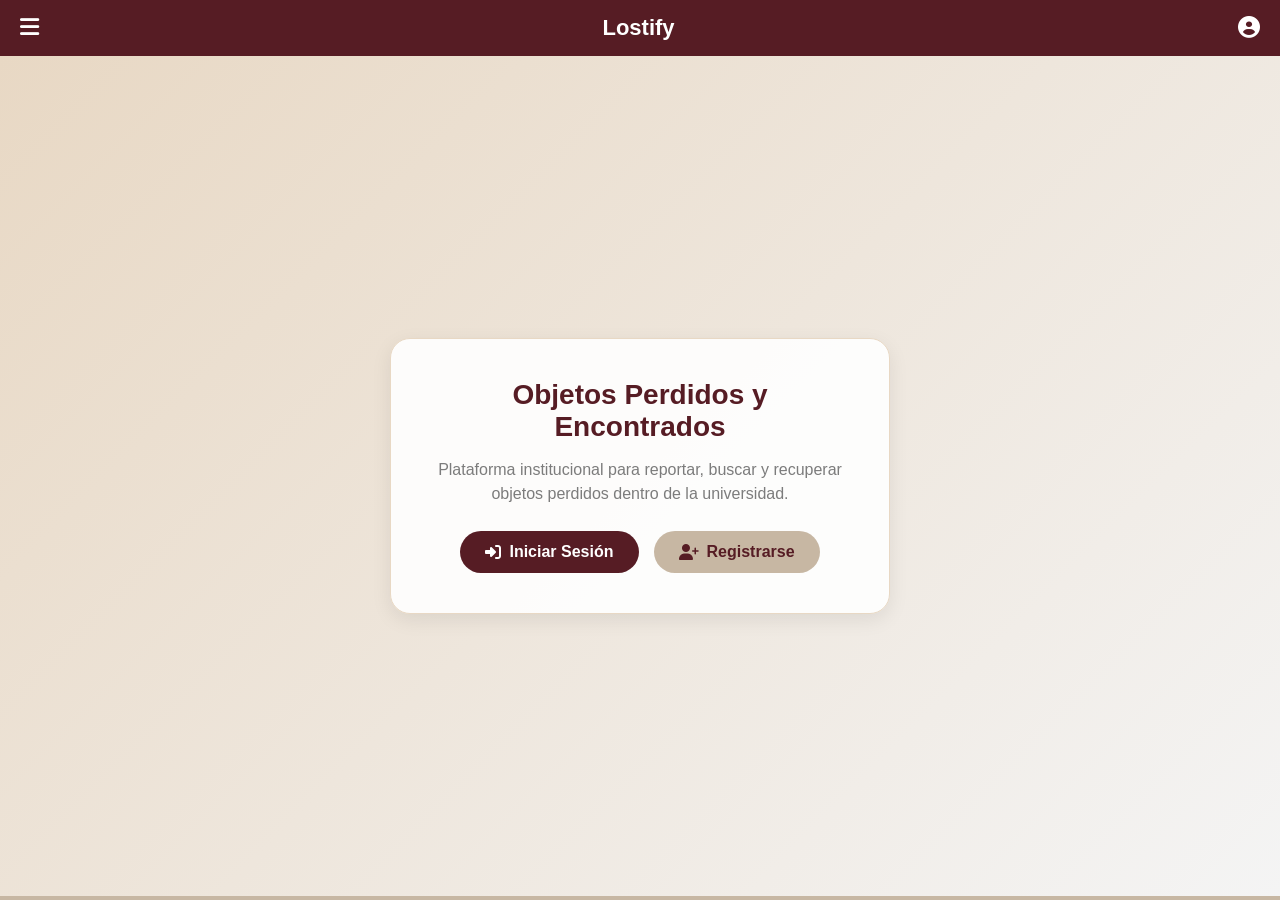
<file: index.html>
<!DOCTYPE html>
<html lang="es">
<head>
    <meta charset="UTF-8">
    <meta name="viewport" content="width=device-width, initial-scale=1.0">
    <title>Lostify</title>
    <link rel="stylesheet" href="assets/css/main.css">
    <link rel="stylesheet" href="https://cdnjs.cloudflare.com/ajax/libs/font-awesome/6.5.1/css/all.min.css">
</head>
<body>

    <!-- HEADER -->
    <header class="main-header">
        <div class="menu-btn" onclick="toggleMenu()">
            <i class="fa-solid fa-bars"></i>
        </div>
        <div class="logo">Lostify</div>
        <div class="user-info">
            <i class="fa-solid fa-circle-user"></i>
        </div>
    </header>

    <!-- SIDEBAR -->
    <div class="sidebar" id="sidebar">
        <div class="sidebar-header">Menú</div>
        <ul class="sidebar-menu">
            <li><a href="dashboard.html"><i class="fa-solid fa-home"></i> Pagina Principal</a></li>
            <li><a href="pages/login.html"><i class="fa-solid fa-right-to-bracket"></i> Iniciar Sesión</a></li>
            <li><a href="pages/register.html"><i class="fa-solid fa-user-plus"></i> Registrarse</a></li>
            <li><a href="perfil.html"><i class="fa-solid fa-user-pen"></i> Mi Perfil</a></li>
            <li><a href="filtrar.html"><i class="fa fa-search"></i>Buscar Objetos</a></li>
            <li><a href="mis-reportes.html"><i class="fa-solid fa-clipboard-list"></i> Mis Reportes</a></li>
            <li><a href="../assets/documentos/Manual_de_Usuario.pdf" download="Manual_de_Usuario.pdf"><i class="fa-solid fa-file-pdf"></i> Manual de Usuario</a></li>
            <li><a href="../assets/documentos/MANUAL_Tecnico.pdf" download="MANUAL_Tecnico.pdf"><i class="fa-solid fa-file-pdf"></i> Manual de Tecnico</a></li>
            <li>
        </ul>
    </div>

    <!-- OVERLAY -->
    <div class="overlay" id="overlay" onclick="toggleMenu()"></div>

    <!-- HERO SECTION -->
    <main class="hero">
        <div class="hero-content">
            <h1>Objetos Perdidos y Encontrados</h1>
            <p>
                Plataforma institucional para reportar,
                buscar y recuperar objetos perdidos
                dentro de la universidad.
            </p>

            <div class="hero-buttons">
                <a href="pages/login.html" class="btn-primary">
                    <i class="fa-solid fa-right-to-bracket"></i>
                    Iniciar Sesión
                </a>

                <a href="pages/register.html" class="btn-secondary">
                    <i class="fa-solid fa-user-plus"></i>
                    Registrarse
                </a>
            </div>
        </div>
    </main>

    <script>
        function toggleMenu() {
            document.getElementById("sidebar").classList.toggle("active");
            document.getElementById("overlay").classList.toggle("active");
        }
    </script>
</body>
</html>
</file>
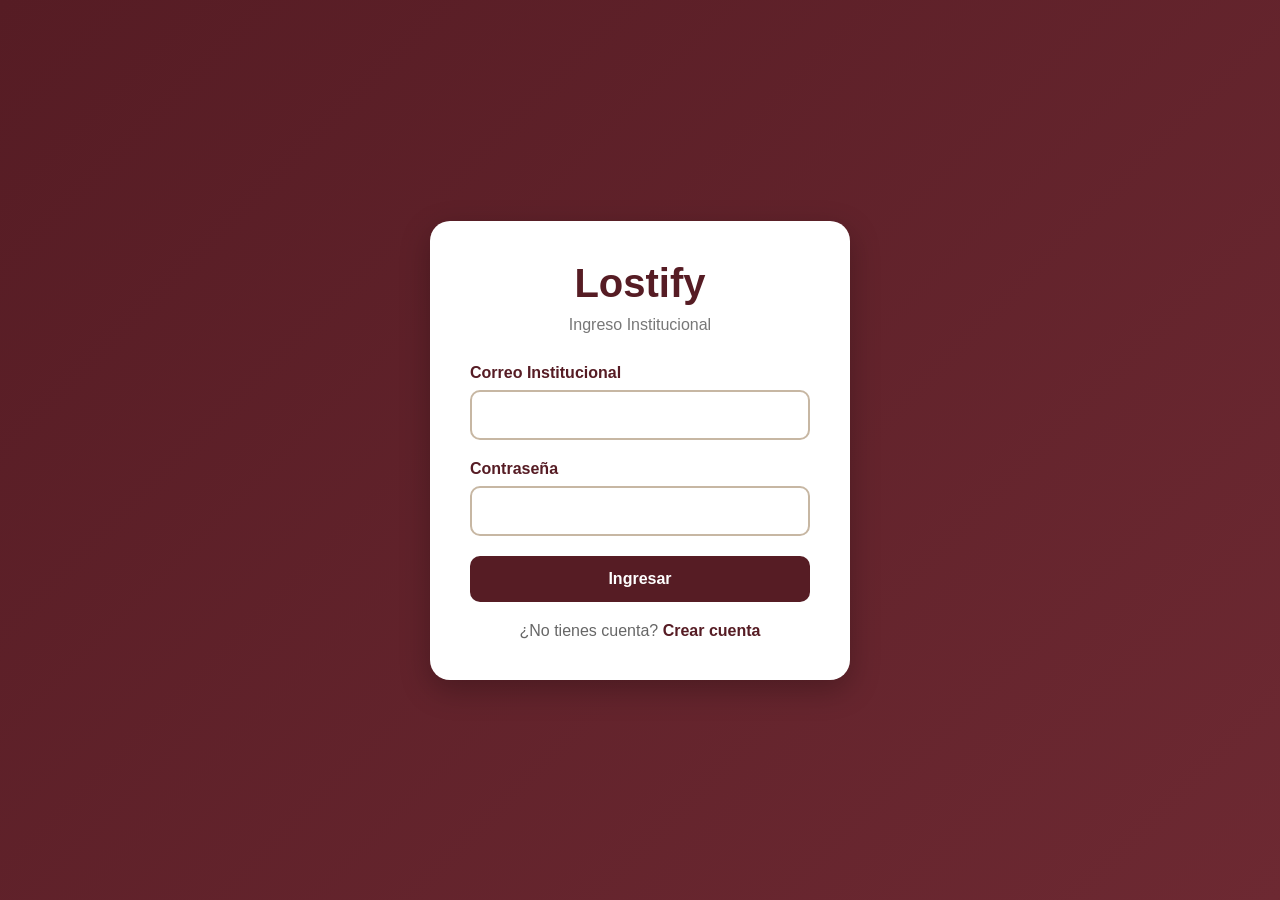
<file: pages/dashboard.html>
<!DOCTYPE html>
<html lang="es">
<head>
    <meta charset="UTF-8">
    <meta name="viewport" content="width=device-width, initial-scale=1.0">
    <title>Lostify - Dashboard</title>

    <link rel="stylesheet" href="../assets/css/dashboard.css">
    <!-- CSS externo -->
    <link rel="stylesheet" href="https://cdnjs.cloudflare.com/ajax/libs/font-awesome/6.5.1/css/all.min.css">
</head>
<body>

    <header class="main-header">
        <div class="menu-btn" onclick="toggleMenu()">
            <i class="fa-solid fa-bars"></i>
        </div>
        <div class="logo">Lostify</div>
        <div class="user-info"></div>
    </header>

    <!-- SIDEBAR -->
    <div class="sidebar" id="sidebar">
        <div class="sidebar-header">Menú</div>
        <ul class="sidebar-menu">
            <li><a href="perfil.html"><i class="fa-solid fa-user-pen"></i> Mi Perfil</a></li>
            <li><a href="filtrar.html"><i class="fa fa-search"></i>Buscar Objetos</a></li>
            <li><a href="mis-reportes.html"><i class="fa-solid fa-clipboard-list"></i> Mis Reportes</a></li>
            <li><a href="../assets/documentos/Manual_de_Usuario.pdf" download="Manual_de_Usuario.pdf"><i class="fa-solid fa-file-pdf"></i> Manual de Usuario</a></li>
            <li><a href="../assets/documentos/MANUAL_Tecnico.pdf" download="MANUAL_Tecnico.pdf"><i class="fa-solid fa-file-pdf"></i> Manual de Tecnico</a></li>
            <li>
                <button class="logout-btn" onclick="logout()">
                    <i class="fa-solid fa-right-from-bracket"></i> Cerrar Sesión
                </button>
            </li>
        </ul>
    </div>

    <!-- OVERLAY -->
    <div class="overlay" id="overlay" onclick="toggleMenu()"></div>

    <!-- CONTENIDO PRINCIPAL -->
    <div class="container">
        <h1 class="titulo">Objetos Perdidos y Encontrados</h1>

        <div class="grid" id="reportesGrid">
            <!-- Cards se llenarán con JS -->
        </div>
    </div>

    <!-- SCRIPT -->
    <script>
const API_URL = "http://127.0.0.1:8000/api";


    function toggleMenu(){
    console.log("MENU CLICK");
    document.getElementById("sidebar").classList.toggle("active");
    document.getElementById("overlay").classList.toggle("active");
}


function logout(){
    localStorage.removeItem("token");
    window.location.href = "login.html";
}

async function cargarReportes(){

    const token = localStorage.getItem("token");
    if(!token){
        window.location.href = "login.html";
        return;
    }

    try {
        const res = await fetch(`${API_URL}/reportes`, {
            headers: {
                "Authorization": "Bearer " + token
            }
        });

        if(!res.ok) throw new Error("No se pudieron cargar los reportes");

        const data = await res.json();

        const reportes = data.data || [];
        const grid = document.getElementById("reportesGrid");

        grid.innerHTML = "";

        reportes.forEach(reporte => {
            console.log(reporte.objeto?.imagen);
            const imgSrc = reporte.objeto?.imagen
    ? `http://127.0.0.1:8000/storage/${reporte.objeto.imagen}`
    : `http://127.0.0.1:8000/storage/imagenes/default1.png`;
            const estadoClass =
                reporte.objeto?.estado?.nombre_estado?.toLowerCase() === "perdido"
                    ? "perdido"
                    : "encontrado";

            grid.innerHTML += `
                <div class="card">
                    <img src="${imgSrc}" alt="Objeto">
                    <div class="card-content">
                        <h3>${reporte.objeto?.nombre_obj || "Objeto"}</h3>
                        <p><strong>Ubicación:</strong> ${reporte.objeto?.ubicacion?.nombre_ubi || "Sin ubicación"}</p>
                        <p><strong>Descripción:</strong> ${reporte.descripcion || "Sin descripción"}</p>
                        <p><strong>Fecha:</strong> ${new Date(reporte.created_at).toLocaleDateString()}</p>
                        <span class="estado ${estadoClass}">
                            ${reporte.objeto?.estado?.nombre_estado }
                        </span>
                    </div>
                </div>
            `;
        });

    } catch(err){
        console.error(err);
        document.getElementById("reportesGrid").innerHTML =
            `<p>Error al cargar reportes</p>`;
    }
}

window.onload = cargarReportes;
</script>
</body>
</html>
</file>
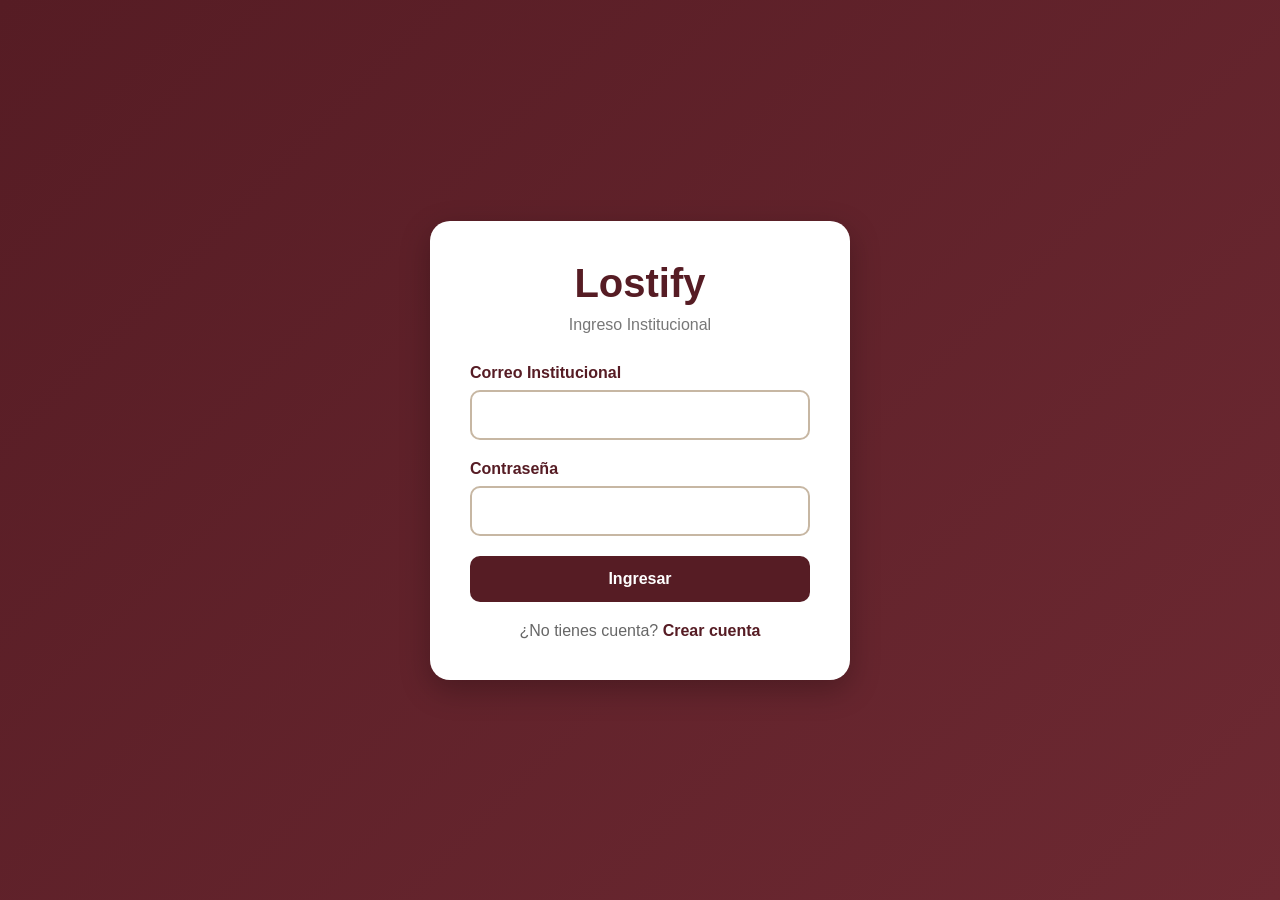
<file: pages/filtrar.html>
<!DOCTYPE html>
<html lang="es">
<head>
<meta charset="UTF-8">
<meta name="viewport" content="width=device-width, initial-scale=1.0">
<title>Lostify - Filtrar Objetos</title>
<link rel="stylesheet" href="../assets/css/filtrar.css">
<link rel="stylesheet" href="https://cdnjs.cloudflare.com/ajax/libs/font-awesome/6.5.1/css/all.min.css">
</head>
<body>

<header class="main-header">
        <div class="menu-btn" onclick="toggleMenu()">
            <i class="fa-solid fa-bars"></i>
        </div>
        <div class="logo">Lostify</div>
        <div class="user-info"></div>
    </header>
<!-- SIDEBAR -->
<div class="sidebar" id="sidebar">
    <div class="sidebar-header">Menú</div>
    <ul class="sidebar-menu">
        <li><a href="dashboard.html"><i class="fa-solid fa-home"></i> Dashboard</a></li>
        <li><a href="perfil.html"><i class="fa-solid fa-user-pen"></i> Perfil</a></li>
        <li><a href="mis-reportes.html"><i class="fa-solid fa-clipboard-list"></i> Mis Reportes</a></li>
        <li><a href="../assets/documentos/Manual_de_Usuario.pdf" download="Manual_de_Usuario.pdf"><i class="fa-solid fa-file-pdf"></i> Manual de Usuario</a></li>
            <li><a href="../assets/documentos/MANUAL_Tecnico.pdf" download="MANUAL_Tecnico.pdf"><i class="fa-solid fa-file-pdf"></i> Manual de Tecnico</a></li>
        <li><button class="logout-btn" onclick="logout()"><i class="fa-solid fa-right-from-bracket"></i> Cerrar sesión</button></li>
    </ul>
</div>

<div class="overlay" id="overlay" onclick="toggleMenu()"></div>

<div class="container">
    <h1 class="titulo"><i class="fa fa-search"></i> Encuentra tus cosas</h1>
    <p class="subtitulo">Busca objetos por nombre, categoría, ubicación, estado o fecha</p>

    <div class="filtro-container">
        <form id="filtroForm" class="filtro-form" onsubmit="return false;">
            <div class="filtro-grid">
                <div class="filtro-grupo">
                    <label><i class="fa-solid fa-tag"></i> Nombre del objeto</label>
                    <input type="text" id="filtro_nombre" placeholder="Ej: Mochila, Celular...">
                </div>
                <div class="filtro-grupo">
                    <label><i class="fa-solid fa-list"></i> Categoría</label>
                    <select id="filtro_categoria">
                        <option value="">Todas las categorías</option>
                    </select>
                </div>
                <div class="filtro-grupo">
                    <label><i class="fa-solid fa-location-dot"></i> Ubicación</label>
                    <select id="filtro_ubicacion">
                        <option value="">Todas las ubicaciones</option>
                    </select>
                </div>
                <div class="filtro-grupo">
                    <label><i class="fa-solid fa-circle-info"></i> Estado</label>
                    <select id="filtro_estado">
                        <option value="">Todos</option>
                    </select>
                </div>
            </div>
            <div class="filtro-fechas">
                <label><i class="fa-solid fa-calendar"></i> Rango de fechas</label>
                <div class="fechas-grid">
                    <input type="date" id="filtro_fecha_desde" placeholder="Desde">
                    <span>hasta</span>
                    <input type="date" id="filtro_fecha_hasta" placeholder="Hasta">
                </div>
            </div>
            <div class="filtro-acciones">
                <button type="button" class="btn-buscar" onclick="aplicarFiltros()">
                    <i class="fa-solid fa-magnifying-glass"></i> Buscar
                </button>
                <button type="button" class="btn-limpiar" onclick="limpiarFiltros()">
                    <i class="fa-solid fa-eraser"></i> Limpiar
                </button>
            </div>
        </form>
    </div>

    <!-- BOTÓN FIJO PARA CREAR REPORTE -->
    <a href="crear-reporte.html" class="btn-flotante">
        <i class="fa-solid fa-plus"></i> Crear Reporte
    </a>

    <!-- RESULTADOS -->
    <div class="resultados-info">
        <h3>Resultados encontrados: <span id="totalResultados">0</span></h3>
    </div>
    <div class="grid" id="resultadosGrid">
        <div class="no-resultados"><p>Aún no hay resultados</p></div>
    </div>
</div>

<script src="../assets/js/filtrar-objetos.js"></script>

<style>
/* BOTÓN FLUTANTE */
.btn-flotante{
    position: fixed;
    bottom: 30px;
    right: 30px;
    background: #561c24;
    color: white;
    padding: 16px 20px;
    border-radius: 50px;
    font-weight: bold;
    text-decoration: none;
    display: flex;
    align-items: center;
    gap: 8px;
    box-shadow: 0 4px 12px rgba(0,0,0,.2);
    transition: 0.3s;
    z-index: 1000;
}

.btn-flotante:hover{
    background: #6d2932;
}
</style>
</body>
</html>
</file>
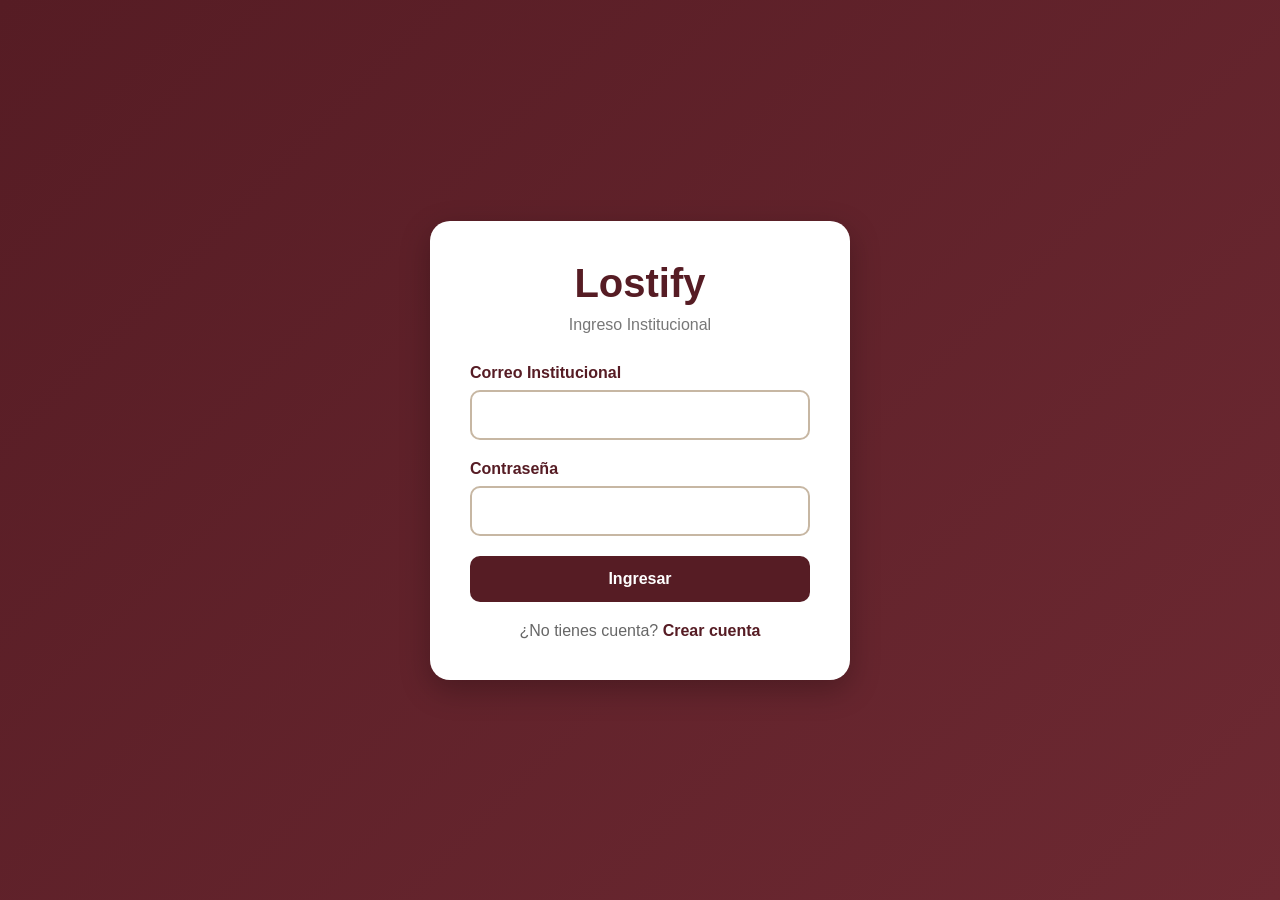
<file: pages/login.html>
<!DOCTYPE html>
<html lang="es">
<head>
    <meta charset="UTF-8">
    <meta name="viewport" content="width=device-width, initial-scale=1.0">
    <title>Lostify Login</title>

    <!-- CSS externo -->
    <link rel="stylesheet" href="../assets/css/login.css">

</head>

<body class="login-body">

    <div class="login-box">
        <h1>Lostify</h1>
        <p class="sub">Ingreso Institucional</p>

        <!-- ERROR DINÁMICO -->
        <div id="errorBox" class="error-box" style="display:none;"></div>

        <form id="loginForm">

            <div class="input-group">
                <label>Correo Institucional</label>
                <input type="email" id="email" required>
            </div>

            <div class="input-group">
                <label>Contraseña</label>
                <input type="password" id="password" required>
            </div>

            <button type="submit" class="btn-submit">Ingresar</button>

            <div class="register-link">
                ¿No tienes cuenta?
                <a href="register.html">Crear cuenta</a>
            </div>

        </form>
    </div>

    <!-- JS LOGIN -->
    <script src="../assets/js/login.js"></script>
</body>
</html>
</file>
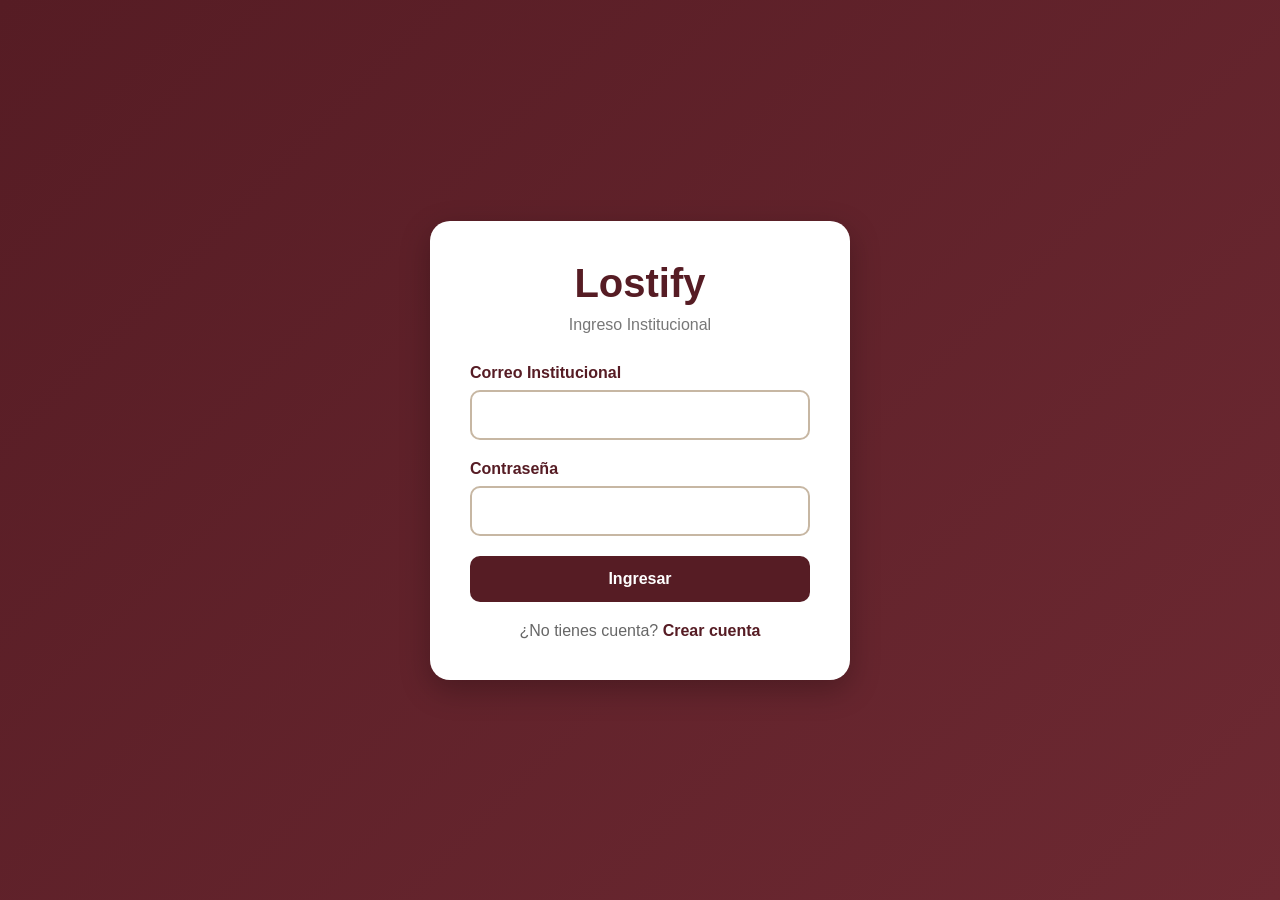
<file: pages/perfil.html>
<!DOCTYPE html>
<html lang="es">
<head>
    <meta charset="UTF-8">
    <meta name="viewport" content="width=device-width, initial-scale=1.0">
    <title>Lostify - Mi Perfil</title>
    <!-- Tu CSS -->
    <link rel="stylesheet" href="../assets/css/perfil.css">
    <!-- FontAwesome -->
    <link rel="stylesheet" href="https://cdnjs.cloudflare.com/ajax/libs/font-awesome/6.5.1/css/all.min.css">
</head>
<body>

   <header class="main-header">
        <div class="menu-btn" onclick="toggleMenu()">
            <i class="fa-solid fa-bars"></i>
        </div>
        <div class="logo">Lostify</div>
        <div class="user-info"></div>
    </header>

    <!-- SIDEBAR -->
    <div class="sidebar" id="sidebar">
        <div class="sidebar-header">Menú</div>
        <ul class="sidebar-menu">
            <li><a href="../index.html"><i class="fa-solid fa-house"></i> Inicio</a></li>
            <li><a href="filtrar.html"><i class="fa fa-search"></i> Buscar objetos</a></li>
            <li><a href="mis-reportes.html"><i class="fa-solid fa-clipboard-list"></i> Mis Reportes</a></li>
            <li><a href="../assets/documentos/Manual_de_Usuario.pdf" download="Manual_de_Usuario.pdf"><i class="fa-solid fa-file-pdf"></i> Manual de Usuario</a></li>
            <li><a href="../assets/documentos/MANUAL_Tecnico.pdf" download="MANUAL_Tecnico.pdf"><i class="fa-solid fa-file-pdf"></i> Manual de Tecnico</a></li>
            
            <li><a href="login.html" onclick="cerrarSesion()"><i class="fa-solid fa-right-from-bracket"></i> Cerrar Sesión</a></li>
        </ul>
    </div>
    <div class="overlay" id="overlay" onclick="toggleMenu()"></div>

    <!-- CONTENIDO PRINCIPAL -->
    <div class="container perfil-container">
        <div class="perfil-card">
            <div class="perfil-header">
                <div class="perfil-avatar">
                    <i class="fa-solid fa-user-circle"></i>
                </div>
                <h1 class="perfil-titulo">Mi Perfil</h1>
                <p class="perfil-subtitulo">Gestiona tu información personal</p>
            </div>

            <!-- Mensaje de error/éxito -->
            <div id="mensaje" class="alert" style="display: none;"></div>

            <!-- Formulario -->
            <form id="perfilForm" class="perfil-form">
                <div class="form-row">
                    <div class="form-group">
                        <label for="name"><i class="fa-solid fa-user"></i> Nombre</label>
                        <input type="text" id="name" name="name" required>
                    </div>
                    <div class="form-group">
                        <label for="apellido_paterno"><i class="fa-solid fa-user"></i> Apellido Paterno</label>
                        <input type="text" id="apellido_paterno" name="apellido_paterno" required>
                    </div>
                </div>

                <div class="form-row">
                    <div class="form-group">
                        <label for="apellido_materno"><i class="fa-solid fa-user"></i> Apellido Materno</label>
                        <input type="text" id="apellido_materno" name="apellido_materno">
                    </div>
                    <div class="form-group">
                        <label for="email"><i class="fa-solid fa-envelope"></i> Correo Electrónico</label>
                        <input type="email" id="email" name="email" required>
                    </div>
                </div>

                <!-- Sección cambiar contraseña -->
                <div class="password-section">
                    <div class="password-header" onclick="togglePasswordSection()">
                        <i class="fa-solid fa-key"></i>
                        <span>Cambiar Contraseña</span>
                        <i class="fa-solid fa-chevron-down" id="toggleIcon"></i>
                    </div>
                    <div class="password-fields" id="passwordFields" style="display: none;">
                        <div class="form-group">
                            <label for="current_password"><i class="fa-solid fa-lock"></i> ContraseñaActual</label>
                            <input type="password" id="current_password" name="current_password">
                        </div>
                        <div class="form-row">
                            <div class="form-group">
                                <label for="password"><i class="fa-solid fa-lock"></i> Nueva Contraseña</label>
                                <input type="password" id="password" name="password">
                            </div>
                            <div class="form-group">
                                <label for="password_confirmation"><i class="fa-solid fa-lock"></i> Confirmar</label>
                                <input type="password" id="password_confirmation" name="password_confirmation">
                            </div>
                        </div>
                    </div>
                </div>

                <div class="form-actions">
                    <button type="submit" class="btn-guardar">
                        <i class="fa-solid fa-floppy-disk"></i> Guardar Cambios
                    </button>
                    <a href="../index.html" class="btn-cancelar">Cancelar</a>
                </div>
            </form>
        </div>
    </div>

    <!-- JS -->
    <script src="../assets/js/perfil.js"></script>
</body>
</html>
</file>
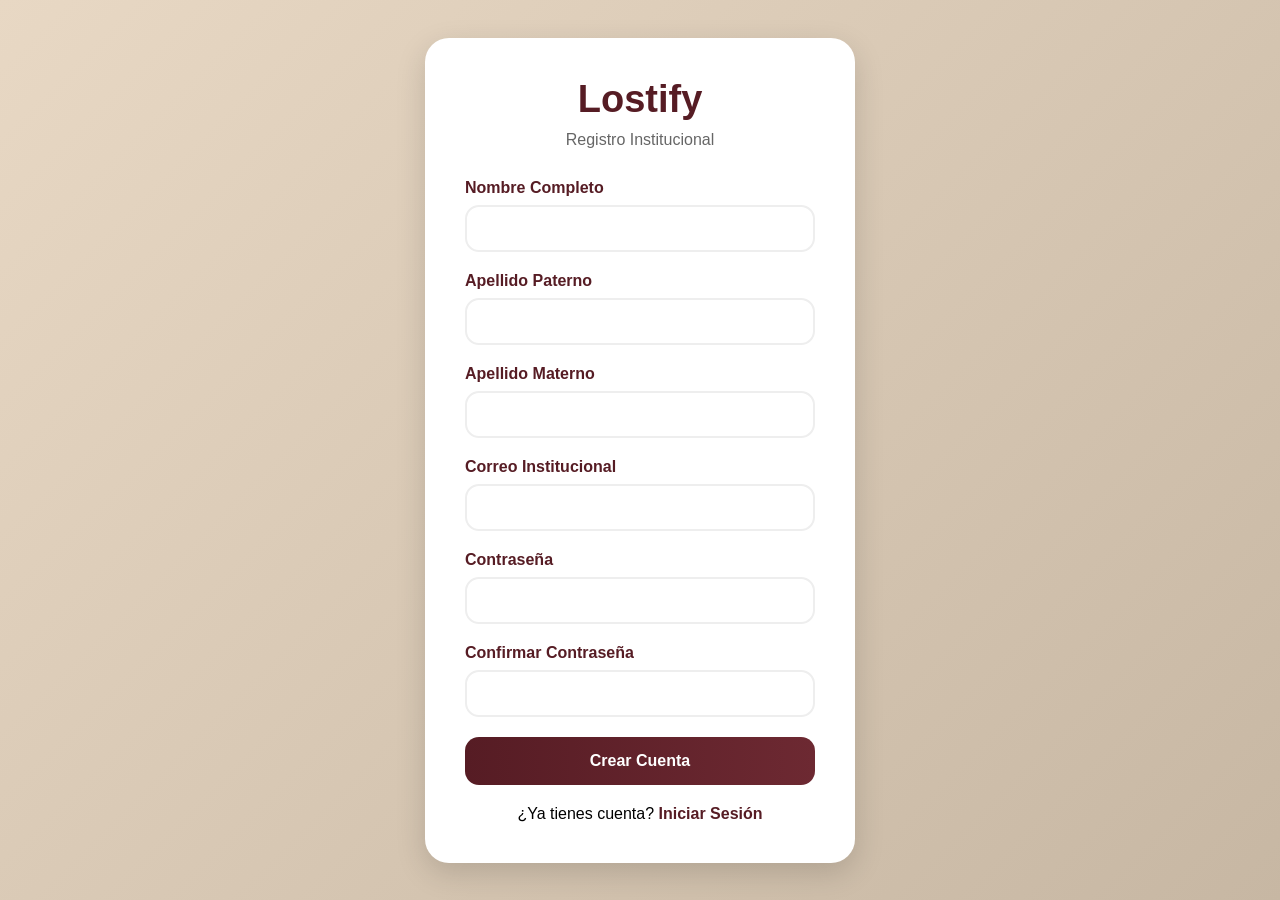
<file: pages/register.html>
<!DOCTYPE html>
<html lang="es">
<head>
    <meta charset="UTF-8">
    <meta name="viewport" content="width=device-width, initial-scale=1.0">
    <title>Registro - Lostify</title>
    <link rel="stylesheet" href="../assets/css/register.css">
</head>
<body>

<div class="register-box">
    <h1>Lostify</h1>
    <p class="sub">Registro Institucional</p>

    <!-- Mensajes -->
    <div id="errorBox" class="error" style="display: none;"></div>
    <div id="successBox" class="success" style="display: none;"></div>

    <form id="registerForm">
        <div class="input-group">
            <label>Nombre Completo</label>
            <input type="text" id="name" name="name" required>
        </div>
        
        <div class="input-group">
            <label>Apellido Paterno</label>
            <input type="text" id="apellido_paterno" name="apellido_paterno" required>
        </div>
        
        <div class="input-group">
            <label>Apellido Materno</label>
            <input type="text" id="apellido_materno" name="apellido_materno">
        </div>

        <div class="input-group">
            <label>Correo Institucional</label>
            <input type="email" id="email" name="email" required>
        </div>

        <div class="input-group">
            <label>Contraseña</label>
            <input type="password" id="password" name="password" required>
        </div>

        <div class="input-group">
            <label>Confirmar Contraseña</label>
            <input type="password" id="password_confirmation" name="password_confirmation" required>
        </div>

        <button type="submit" class="btn">Crear Cuenta</button>
    </form>

    <div class="login-link">
        ¿Ya tienes cuenta?
        <a href="login.html">Iniciar Sesión</a>
    </div>
</div>

<script src="../assets/js/register.js"></script>
</body>
</html>
</file>
<file: assets/css/main.css>
:root {
    --wine: #561c24;
    --brown-red: #6d2932;
    --beige: #c7b7a3;
    --cream: #e8d8c4;
    --white: #ffffff;
    --text: #3b3b3b;
    --gray-light: #f4f4f4;
}

/* =========================
   RESET
========================= */
* {
    margin: 0;
    padding: 0;
    box-sizing: border-box;
    font-family: Arial, Helvetica, sans-serif;
}

body {
    background: var(--gray-light);
    color: var(--text);
}

/* =========================
   HEADER
========================= */
.main-header {
    background: var(--wine);
    color: var(--white);
    padding: 15px 25px;
    display: flex;
    align-items: center;
    justify-content: space-between;
    position: sticky;
    top: 0;
    z-index: 1000;
}

.logo {
    font-size: 22px;
    font-weight: bold;
}

/* =========================
   HERO
========================= */
.hero {
    height: calc(100vh - 60px);
    display: flex;
    align-items: center;
    justify-content: center;
    padding: 20px;
    background: linear-gradient(
        135deg,
        var(--cream),
        var(--gray-light)
    );
}

.hero-content {
    max-width: 700px;
    text-align: center;
    background: var(--white);
    padding: 40px 30px;
    border-radius: 16px;
    border: 1px solid var(--cream);
    box-shadow: 0 6px 20px rgba(0,0,0,0.08);
    animation: fadeIn 0.6s ease-in-out;
}

.hero-content h1 {
    font-size: 32px;
    color: var(--wine);
    margin-bottom: 15px;
}

.hero-content p {
    font-size: 16px;
    line-height: 1.5;
    color: var(--text);
    opacity: 0.85;
    margin-bottom: 25px;
}

/* =========================
   BOTONES HERO
========================= */
.hero-buttons {
    display: flex;
    gap: 12px;
    justify-content: center;
    flex-wrap: wrap;
}

/* Reutilizando estilos que ya tienes */
.btn-guardar,
.btn-cancelar {
    display: inline-flex;
    align-items: center;
    gap: 8px;
    padding: 12px 18px;
    border-radius: 10px;
    text-decoration: none;
    font-weight: bold;
    transition: 0.3s;
    font-size: 14px;
}

/* Botón principal */
.btn-guardar {
    background: var(--wine);
    color: var(--white);
    border: none;
}

.btn-guardar:hover {
    background: var(--brown-red);
    transform: translateY(-2px);
}

/* Botón secundario */
.btn-cancelar {
    background: var(--beige);
    color: var(--text);
}

.btn-cancelar:hover {
    background: var(--cream);
    transform: translateY(-2px);
}

/* =========================
   ANIMACIÓN
========================= */
@keyframes fadeIn {
    from {
        opacity: 0;
        transform: translateY(20px);
    }
    to {
        opacity: 1;
        transform: translateY(0);
    }
}

/* =========================
   RESPONSIVE
========================= */
@media (max-width: 768px) {
    .hero-content {
        padding: 30px 20px;
    }

    .hero-content h1 {
        font-size: 24px;
    }

    .hero-buttons {
        flex-direction: column;
    }
}
:root {
    --wine: #561c24;
    --brown-red: #6d2932;
    --beige: #c7b7a3;
    --cream: #e8d8c4;
}

/* RESET */
* {
    margin: 0;
    padding: 0;
    box-sizing: border-box;
}

body {
    font-family: Arial, sans-serif;
    background: var(--beige);
}

/* HEADER */
.main-header {
    background: var(--wine);
    color: white;
    padding: 15px 20px;
    display: flex;
    justify-content: space-between;
    align-items: center;
    position: sticky;
    top: 0;
    z-index: 1000;
}

.logo {
    font-size: 22px;
    font-weight: bold;
}

.menu-btn, .user-info {
    font-size: 22px;
    cursor: pointer;
}

/* SIDEBAR */
.sidebar {
    position: fixed;
    top: 0;
    left: -260px;
    width: 260px;
    height: 100%;
    background: var(--wine);
    color: white;
    padding: 20px;
    transition: 0.3s;
    z-index: 2000;
}

.sidebar.active {
    left: 0;
}

.sidebar-header {
    font-size: 18px;
    font-weight: bold;
    margin-bottom: 20px;
    color: var(--cream);
}

.sidebar-menu {
    list-style: none;
}

.sidebar-menu li {
    margin: 15px 0;
}

.sidebar-menu a {
    display: flex;
    align-items: center;
    gap: 10px;
    color: white;
    text-decoration: none;
    font-size: 16px;
}

.sidebar-menu a:hover {
    color: var(--beige);
}

/* OVERLAY */
.overlay {
    position: fixed;
    inset: 0;
    background: rgba(0,0,0,0.5);
    opacity: 0;
    visibility: hidden;
    transition: 0.3s;
    z-index: 1500;
}

.overlay.active {
    opacity: 1;
    visibility: visible;
}

/* HERO */
.hero {
    display: flex;
    justify-content: center;
    align-items: center;
    min-height: 90vh;
    padding: 20px;
    text-align: center;
}

.hero-content {
    background: rgba(255,255,255,0.9);
    padding: 40px;
    border-radius: 20px;
    max-width: 500px;
}

.hero-content h1 {
    color: var(--wine);
    font-size: 28px;
    margin-bottom: 15px;
}

.hero-content p {
    color: #666;
    font-size: 16px;
    margin-bottom: 25px;
    line-height: 1.5;
}

/* BUTTONS */
.hero-buttons {
    display: flex;
    gap: 15px;
    justify-content: center;
}

.btn-primary, .btn-secondary {
    padding: 12px 25px;
    border-radius: 25px;
    text-decoration: none;
    font-weight: bold;
    display: inline-flex;
    align-items: center;
    gap: 8px;
}

.btn-primary {
    background: var(--wine);
    color: white;
}

.btn-secondary {
    background: var(--beige);
    color: var(--wine);
}

.btn-primary:hover, .btn-secondary:hover {
    transform: translateY(-2px);
}

/* RESPONSIVE */
@media (max-width: 500px) {
    .hero-buttons {
        flex-direction: column;
    }
}
</file>
<file: assets/css/dashboard.css>
:root {
    --wine: #561c24;
    --brown-red: #6d2932;
    --beige: #c7b7a3;
    --cream: #e8d8c4;
    --white: #ffffff;
    --text: #3b3b3b;
    --gray-light: #f4f4f4;
}

/* =========================
   RESET
========================= */
* {
    margin: 0;
    padding: 0;
    box-sizing: border-box;
    font-family: Arial, Helvetica, sans-serif;
}

body {
    background: var(--gray-light);
    color: var(--text);
}

/* =========================
   HEADER
========================= */
.main-header {
    background: var(--wine);
    color: var(--white);
    display: flex;
    align-items: center;
    justify-content: space-between;
    padding: 14px 20px;
    position: sticky;
    top: 0;
    z-index: 1000;
}

.logo {
    font-size: 20px;
    font-weight: bold;
}

.menu-btn {
    font-size: 22px;
    cursor: pointer;
    color: var(--white);
}


.sidebar {
    position: fixed;
    top: 0;
    left: -260px;
    width: 260px;
    height: 100%;
    background: var(--wine);
    color: var(--white);
    padding: 20px;
    transition: 0.3s ease;
    z-index: 2000;
}

.sidebar.active {
    left: 0;
}

.sidebar-header {
    font-size: 18px;
    margin-bottom: 20px;
    font-weight: bold;
    color: var(--cream);
}

.sidebar-menu {
    list-style: none;
}

.sidebar-menu li {
    margin: 15px 0;
}

.sidebar-menu a,
.logout-btn {
    display: flex;
    align-items: center;
    gap: 10px;
    color: var(--white);
    text-decoration: none;
    font-size: 15px;
    background: transparent;
    border: none;
    cursor: pointer;
    transition: 0.2s;
}

.sidebar-menu a:hover,
.logout-btn:hover {
    color: var(--beige);
}


.overlay {
    position: fixed;
    inset: 0;
    background: rgba(0,0,0,0.5);
    opacity: 0;
    visibility: hidden;
    transition: 0.3s;
    z-index: 1500;
}

.overlay.active {
    opacity: 1;
    visibility: visible;
}

.container {
    max-width: 1200px;
    margin: auto;
    padding: 20px;
}

.titulo {
    font-size: 26px;
    margin-bottom: 20px;
    color: var(--wine);
}


.grid {
    display: grid;
    grid-template-columns: repeat(auto-fit, minmax(280px, 1fr));
    gap: 16px;
}

.card {
    background: var(--white);
    border-radius: 14px;
    overflow: hidden;
    box-shadow: 0 4px 12px rgba(0,0,0,0.08);
    transition: 0.3s;
    border: 1px solid var(--cream);
}

.card:hover {
    transform: translateY(-4px);
}


.card img {
    width: 100%;
    height: 180px;
    object-fit: cover;
}

.card-content {
    padding: 14px;
}

.card-content h3 {
    color: var(--wine);
    margin-bottom: 8px;
}

.card-content p {
    font-size: 14px;
    margin: 5px 0;
    color: var(--text);
    opacity: 0.85;
}


.estado {
    display: inline-block;
    margin-top: 10px;
    padding: 6px 12px;
    border-radius: 20px;
    font-size: 12px;
    font-weight: bold;
    color: var(--white);
}

.perdido {
    background: #b23a48;
}

.encontrado {
    background: #2e7d32;
}


@media (max-width: 768px) {
    .titulo {
        font-size: 22px;
    }

    .card img {
        height: 160px;
    }
}
</file>
<file: assets/css/filtrar.css>
:root {
    --wine: #561c24;
    --brown-red: #6d2932;
    --beige: #c7b7a3;
    --cream: #e8d8c4;
    --white: #ffffff;
    --text: #3b3b3b;
    --gray-light: #f4f4f4;
}

/* =========================
   RESET GENERAL
========================= */
* {
    margin: 0;
    padding: 0;
    box-sizing: border-box;
    font-family: Arial, Helvetica, sans-serif;
}

body {
    background: var(--gray-light);
    color: var(--text);
}

/* =========================
   HEADER
========================= */
.main-header {
    background: var(--wine);
    color: var(--white);
    display: flex;
    align-items: center;
    justify-content: space-between;
    padding: 14px 20px;
    position: sticky;
    top: 0;
    z-index: 1000;
}

.logo {
    font-size: 20px;
    font-weight: bold;
}

.menu-btn {
    font-size: 22px;
    cursor: pointer;
    color: var(--white);
}

/* =========================
   SIDEBAR
========================= */
.sidebar {
    position: fixed;
    top: 0;
    left: -260px;
    width: 260px;
    height: 100%;
    background: var(--wine);
    color: var(--white);
    padding: 20px;
    transition: 0.3s ease;
    z-index: 2000;
}

.sidebar.active {
    left: 0;
}

.sidebar-header {
    font-size: 18px;
    margin-bottom: 20px;
    font-weight: bold;
    color: var(--cream);
}

.sidebar-menu {
    list-style: none;
}

.sidebar-menu li {
    margin: 15px 0;
}

.sidebar-menu a,
.logout-btn {
    display: flex;
    align-items: center;
    gap: 10px;
    color: var(--white);
    text-decoration: none;
    background: transparent;
    border: none;
    cursor: pointer;
    font-size: 15px;
    transition: 0.2s;
}

.sidebar-menu a:hover,
.logout-btn:hover {
    color: var(--beige);
}

/* =========================
   OVERLAY
========================= */
.overlay {
    position: fixed;
    inset: 0;
    background: rgba(0,0,0,0.5);
    opacity: 0;
    visibility: hidden;
    transition: 0.3s;
    z-index: 1500;
}

.overlay.active {
    opacity: 1;
    visibility: visible;
}

/* =========================
   CONTENIDO
========================= */
.container {
    padding: 20px;
    max-width: 1200px;
    margin: auto;
}

.titulo {
    font-size: 26px;
    margin-bottom: 5px;
    color: var(--wine);
}

.subtitulo {
    color: var(--text);
    opacity: 0.8;
    margin-bottom: 20px;
}

/* =========================
   FILTROS
========================= */
.filtro-container {
    background: var(--white);
    padding: 20px;
    border-radius: 12px;
    box-shadow: 0 2px 10px rgba(0,0,0,0.08);
    margin-bottom: 20px;
    border: 1px solid var(--cream);
}

.filtro-grid {
    display: grid;
    grid-template-columns: repeat(auto-fit, minmax(200px, 1fr));
    gap: 15px;
}

.filtro-grupo label {
    font-size: 14px;
    margin-bottom: 5px;
    display: block;
    font-weight: 600;
    color: var(--text);
}

.filtro-grupo input,
.filtro-grupo select {
    width: 100%;
    padding: 10px;
    border-radius: 8px;
    border: 1px solid var(--beige);
    outline: none;
    background: var(--gray-light);
}

.filtro-grupo input:focus,
.filtro-grupo select:focus {
    border-color: var(--wine);
    background: var(--white);
}

/* Fechas */
.filtro-fechas {
    margin-top: 15px;
}

.fechas-grid {
    display: flex;
    align-items: center;
    gap: 10px;
    margin-top: 8px;
}

.fechas-grid input {
    flex: 1;
    padding: 10px;
    border-radius: 8px;
    border: 1px solid var(--beige);
    background: var(--gray-light);
}

/* =========================
   BOTONES FILTROS
========================= */
.filtro-acciones {
    margin-top: 15px;
    display: flex;
    gap: 10px;
}

.btn-buscar,
.btn-limpiar {
    padding: 10px 15px;
    border: none;
    border-radius: 8px;
    cursor: pointer;
    font-weight: bold;
    transition: 0.2s;
}

.btn-buscar {
    background: var(--wine);
    color: var(--white);
}

.btn-buscar:hover {
    background: var(--brown-red);
}

.btn-limpiar {
    background: var(--beige);
    color: var(--text);
}

.btn-limpiar:hover {
    background: var(--cream);
}

/* =========================
   BOTÓN FLOTANTE
========================= */
.btn-flotante {
    position: fixed;
    bottom: 30px;
    right: 30px;
    background: var(--wine);
    color: var(--white);
    padding: 16px 20px;
    border-radius: 50px;
    font-weight: bold;
    text-decoration: none;
    display: flex;
    align-items: center;
    gap: 8px;
    box-shadow: 0 4px 12px rgba(0,0,0,.2);
    transition: 0.3s;
    z-index: 1000;
}

.btn-flotante:hover {
    background: var(--brown-red);
    transform: translateY(-2px);
}

/* =========================
   RESULTADOS
========================= */
.resultados-info {
    margin: 20px 0;
    color: var(--wine);
}

.grid {
    display: grid;
    grid-template-columns: repeat(auto-fit, minmax(250px, 1fr));
    gap: 15px;
}

/* CARD */
.obj-card {
    background: var(--white);
    border-radius: 12px;
    overflow: hidden;
    box-shadow: 0 2px 10px rgba(0,0,0,0.08);
    transition: 0.3s;
    border: 1px solid var(--cream);
}

.obj-card:hover {
    transform: translateY(-3px);
}

.obj-img img {
    width: 100%;
    height: 180px;
    object-fit: cover;
}

.obj-img span {
    position: absolute;
    top: 10px;
    left: 10px;
    padding: 5px 10px;
    border-radius: 20px;
    font-size: 12px;
    color: var(--white);
}

/* Estados */
.estado-perdido {
    background: #b23a48;
}

.estado-encontrado {
    background: #2e7d32;
}

.obj-info {
    padding: 12px;
}

.obj-info h3 {
    margin-bottom: 5px;
    color: var(--wine);
}

.descripcion {
    font-size: 14px;
    color: var(--text);
    margin-bottom: 8px;
    opacity: 0.85;
}

.detalle {
    font-size: 13px;
    color: var(--text);
    margin: 3px 0;
    opacity: 0.8;
}

/* =========================
   ESTADOS
========================= */
.no-resultados,
.loading-spinner {
    text-align: center;
    padding: 40px;
    color: var(--text);
    opacity: 0.7;
}

@media (max-width: 768px) {
    .fechas-grid {
        flex-direction: column;
    }

    .filtro-acciones {
        flex-direction: column;
    }

    .btn-flotante {
        bottom: 20px;
        right: 20px;
        padding: 14px 16px;
    }
}
</file>
<file: assets/css/login.css>
/* =========================
   RESET
========================= */

*{
    margin:0;
    padding:0;
    box-sizing:border-box;
    font-family:'Segoe UI',sans-serif;
}

/* =========================
   BODY
========================= */

.login-body{
    min-height:100vh;
    display:flex;
    justify-content:center;
    align-items:center;
    background:linear-gradient(
        135deg,
        #561c24,
        #6d2932
    );
    padding:20px;
}

/* =========================
   LOGIN BOX
========================= */

.login-box{
    width:100%;
    max-width:420px;
    background:#ffffff;
    border-radius:20px;
    padding:40px;
    box-shadow:0 10px 30px rgba(0,0,0,.25);
}

.login-box h1{
    text-align:center;
    color:#561c24;
    margin-bottom:10px;
    font-size:2.5rem;
}

.sub{
    text-align:center;
    color:#777;
    margin-bottom:30px;
}

/* =========================
   INPUTS
========================= */

.input-group{
    margin-bottom:20px;
}

.input-group label{
    display:block;
    margin-bottom:8px;
    font-weight:600;
    color:#561c24;
}

.input-group input{
    width:100%;
    padding:14px;
    border:2px solid #c7b7a3;
    border-radius:10px;
    font-size:1rem;
    transition:.3s;
}

.input-group input:focus{
    outline:none;
    border-color:#6d2932;
    box-shadow:0 0 8px rgba(109,41,50,.2);
}

/* =========================
   BOTÓN LOGIN
========================= */

.btn-submit{
    width:100%;
    padding:14px;
    border:none;
    border-radius:10px;
    background:#561c24;
    color:white;
    font-size:1rem;
    font-weight:bold;
    cursor:pointer;
    transition:.3s;
}

.btn-submit:hover{
    background:#6d2932;
    transform:translateY(-2px);
}

/* =========================
   MENSAJE ERROR
========================= */

.error-box{
    background:#fee2e2;
    color:#b91c1c;
    padding:12px;
    border-radius:10px;
    margin-bottom:20px;
    text-align:center;
}

/* =========================
   REGISTER LINK
========================= */

.register-link{
    margin-top:20px;
    text-align:center;
    color:#666;
}

.register-link a{
    color:#561c24;
    text-decoration:none;
    font-weight:bold;
}

.register-link a:hover{
    color:#6d2932;
}

/* =========================
   RESPONSIVE
========================= */

@media(max-width:480px){

    .login-box{
        padding:30px 20px;
    }

    .login-box h1{
        font-size:2rem;
    }
}
</file>
<file: assets/css/perfil.css>
:root {
    --wine:  #722F37;
    --brown-red: #6d2932;
    --beige: #c7b7a3;
    --cream: #e8d8c4;
    --white: #ffffff;
    --text: #3b3b3b;
    --gray-light: #f4f4f4;
}

/* =========================
   RESET
========================= */
* {
    margin: 0;
    padding: 0;
    box-sizing: border-box;
    font-family: Arial, Helvetica, sans-serif;
}

body {
    background: var(--gray-light);
    color: var(--text);
}

/* =========================
   HEADER
========================= */
.main-header {
    background: var(--wine);
    color: var(--white);
    display: flex;
    align-items: center;
    justify-content: space-between;
    padding: 14px 20px;
    position: sticky;
    top: 0;
    z-index: 1000;
}

.logo {
    font-size: 20px;
    font-weight: bold;
}

.menu-btn {
    font-size: 22px;
    cursor: pointer;
    color: var(--white);
}

/* =========================
   SIDEBAR
========================= */
.sidebar {
    position: fixed;
    top: 0;
    left: -260px;
    width: 260px;
    height: 100%;
    background: var(--wine);
    color: var(--white);
    padding: 20px;
    transition: 0.3s ease;
    z-index: 2000;
}

.sidebar.active {
    left: 0;
}

.sidebar-header {
    font-size: 18px;
    margin-bottom: 20px;
    font-weight: bold;
    color: var(--cream);
}

.sidebar-menu {
    list-style: none;
}

.sidebar-menu li {
    margin: 15px 0;
}

.sidebar-menu a {
    display: flex;
    align-items: center;
    gap: 10px;
    color: var(--white);
    text-decoration: none;
    font-size: 15px;
    transition: 0.2s;
}

.sidebar-menu a:hover {
    color: var(--beige);
}

/* =========================
   OVERLAY
========================= */
.overlay {
    position: fixed;
    inset: 0;
    background: rgba(0,0,0,0.5);
    opacity: 0;
    visibility: hidden;
    transition: 0.3s;
    z-index: 1500;
}

.overlay.active {
    opacity: 1;
    visibility: visible;
}

/* =========================
   CONTENEDOR PERFIL
========================= */
.perfil-container {
    display: flex;
    justify-content: center;
    padding: 30px 15px;
}

/* CARD */
.perfil-card {
    width: 100%;
    max-width: 700px;
    background: var(--white);
    border-radius: 14px;
    padding: 25px;
    box-shadow: 0 4px 15px rgba(0,0,0,0.08);
    border: 1px solid var(--cream);
}

/* HEADER PERFIL */
.perfil-header {
    text-align: center;
    margin-bottom: 20px;
}

.perfil-avatar {
    font-size: 70px;
    color: var(--wine);
    margin-bottom: 10px;
}

.perfil-titulo {
    font-size: 24px;
    color: var(--wine);
}

.perfil-subtitulo {
    font-size: 14px;
    color: var(--text);
    opacity: 0.7;
}

/* =========================
   ALERTAS
========================= */
.alert {
    padding: 10px;
    border-radius: 8px;
    margin-bottom: 15px;
    font-size: 14px;
    text-align: center;
    background: var(--cream);
    color: var(--text);
}

/* =========================
   FORMULARIO
========================= */
.perfil-form {
    display: flex;
    flex-direction: column;
    gap: 15px;
}

.form-row {
    display: flex;
    gap: 15px;
}

.form-group {
    flex: 1;
    display: flex;
    flex-direction: column;
}

.form-group label {
    font-size: 14px;
    margin-bottom: 5px;
    font-weight: 600;
    color: var(--text);
}

.form-group input {
    padding: 10px;
    border-radius: 8px;
    border: 1px solid var(--beige);
    background: var(--gray-light);
    outline: none;
    transition: 0.2s;
}

.form-group input:focus {
    border-color: var(--wine);
    background: var(--white);
}

/* =========================
   SECCIÓN CONTRASEÑA
========================= */
.password-section {
    border: 1px solid var(--cream);
    border-radius: 10px;
    overflow: hidden;
}

.password-header {
    display: flex;
    align-items: center;
    justify-content: space-between;
    padding: 12px;
    background: var(--cream);
    cursor: pointer;
    font-weight: bold;
    color: var(--wine);
}

.password-fields {
    padding: 15px;
    background: var(--white);
}

/* =========================
   BOTONES
========================= */
.form-actions {
    display: flex;
    gap: 10px;
    margin-top: 10px;
}

.btn-guardar {
    flex: 1;
    padding: 12px;
    border: none;
    border-radius: 8px;
    background: var(--wine);
    color: var(--white);
    font-weight: bold;
    cursor: pointer;
    transition: 0.2s;
}

.btn-guardar:hover {
    background: var(--brown-red);
}

.btn-cancelar {
    flex: 1;
    padding: 12px;
    border-radius: 8px;
    text-align: center;
    text-decoration: none;
    background: var(--beige);
    color: var(--text);
    font-weight: bold;
    transition: 0.2s;
}

.btn-cancelar:hover {
    background: var(--cream);
}

/* =========================
   RESPONSIVE
========================= */
@media (max-width: 768px) {
    .form-row {
        flex-direction: column;
    }

    .form-actions {
        flex-direction: column;
    }
}
</file>
<file: assets/css/register.css>
:root {
    --wine: #561c24;
    --brown-red: #6d2932;
    --beige: #c7b7a3;
    --cream: #e8d8c4;
}

* {
    margin: 0;
    padding: 0;
    box-sizing: border-box;
    font-family: Arial, sans-serif;
}

body {
    min-height: 100vh;
    display: flex;
    justify-content: center;
    align-items: center;
    background: linear-gradient(135deg, var(--cream), var(--beige));
    padding: 30px;
}

.register-box {
    width: 430px;
    background: white;
    padding: 40px;
    border-radius: 24px;
    box-shadow: 0 10px 30px rgba(0,0,0,0.15);
}

h1 {
    text-align: center;
    color: var(--wine);
    margin-bottom: 10px;
    font-size: 38px;
}

.sub {
    text-align: center;
    margin-bottom: 30px;
    color: #666;
}

.input-group {
    margin-bottom: 20px;
}

.input-group label {
    display: block;
    margin-bottom: 8px;
    font-weight: bold;
    color: var(--wine);
}

.input-group input {
    width: 100%;
    padding: 14px;
    border-radius: 14px;
    border: 2px solid #eee;
    outline: none;
    transition: 0.3s;
}

.input-group input:focus {
    border-color: var(--brown-red);
}

.btn {
    width: 100%;
    padding: 15px;
    border: none;
    border-radius: 14px;
    background: linear-gradient(90deg, var(--wine), var(--brown-red));
    color: white;
    font-size: 16px;
    font-weight: bold;
    cursor: pointer;
}

.btn:hover {
    opacity: 0.95;
}

.error {
    background: #ffdede;
    color: #a00000;
    padding: 12px;
    border-radius: 10px;
    margin-bottom: 20px;
}

.success {
    background: #dff5df;
    color: #146314;
    padding: 12px;
    border-radius: 10px;
    margin-bottom: 20px;
}

.login-link {
    margin-top: 20px;
    text-align: center;
}

.login-link a {
    color: var(--wine);
    text-decoration: none;
    font-weight: bold;
}
</file>
